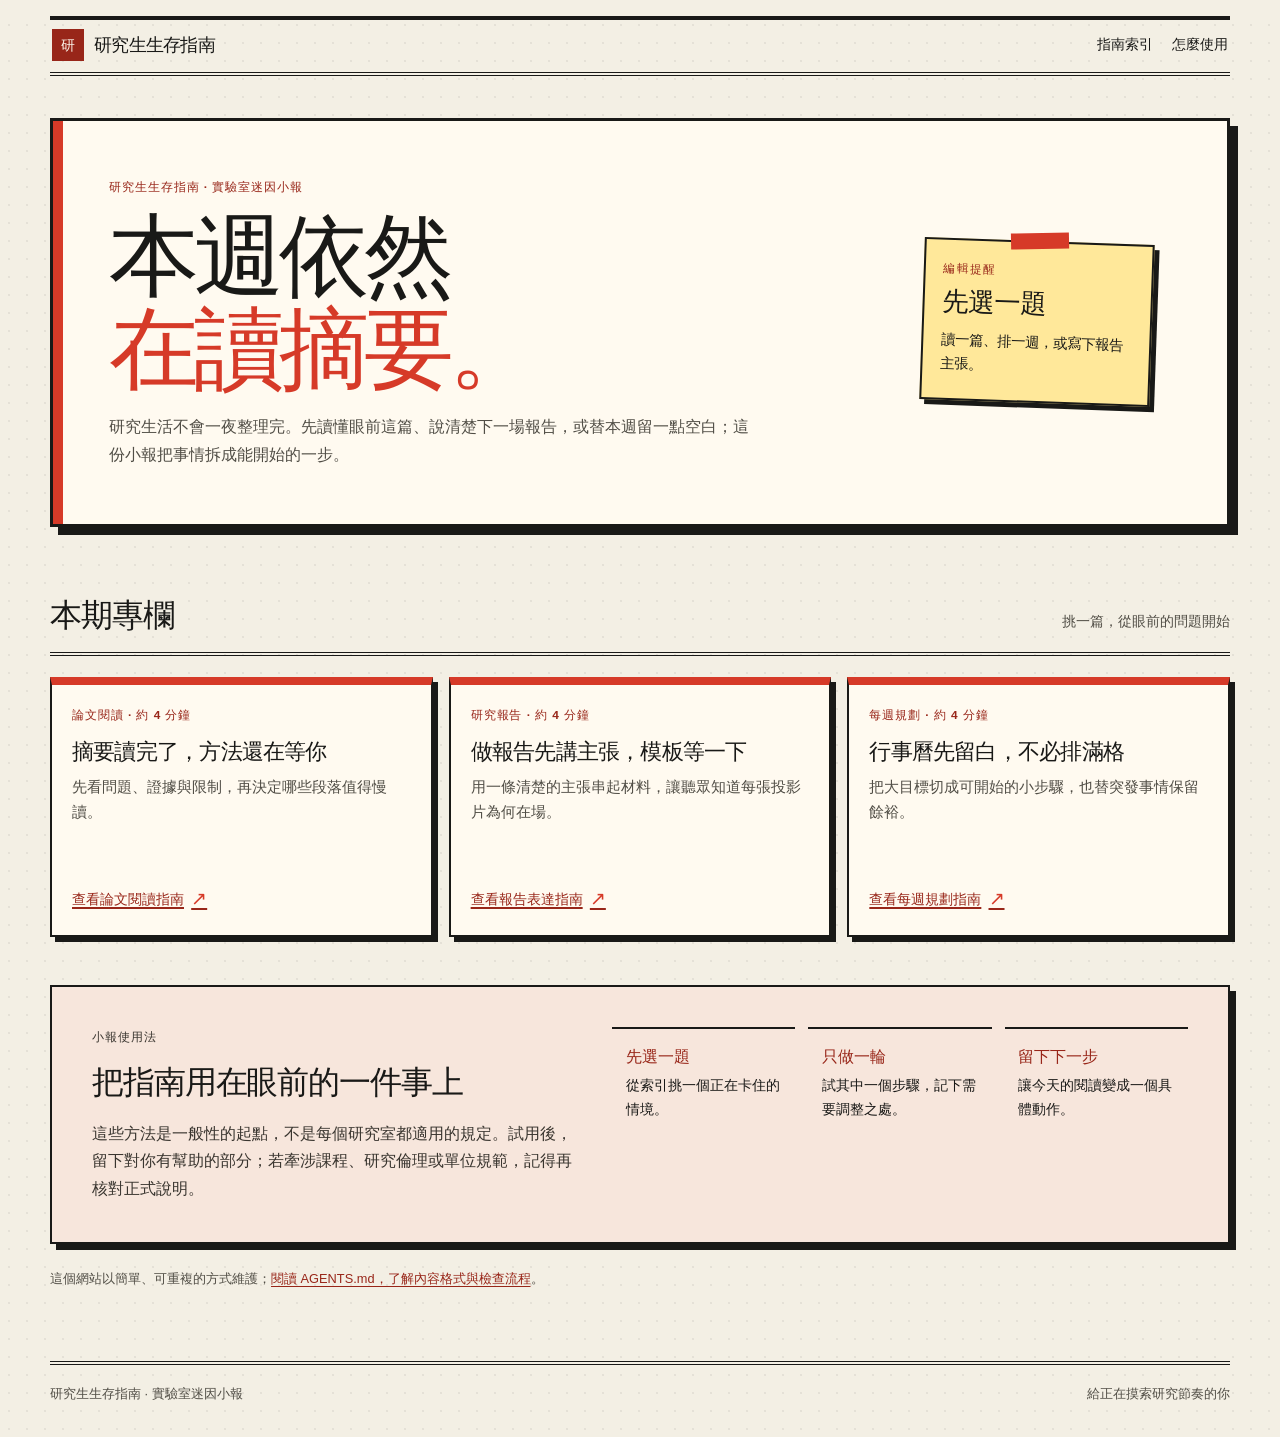
<file: index.html>
<!doctype html>
<html lang="zh-Hant">
<head>
  <meta charset="utf-8">
  <meta name="viewport" content="width=device-width, initial-scale=1">
  <meta name="theme-color" content="#f3efe4">
  <title>研究生生存指南｜實驗室迷因小報</title>
  <link rel="stylesheet" href="styles.css">
</head>
<body>
  <a class="skip-link" href="#main">跳至主要內容</a>
  <header class="site-header">
    <a class="brand" href="index.html" aria-label="研究生生存指南首頁">
      <span class="brand-mark" aria-hidden="true">研</span>
      <span>研究生生存指南</span>
    </a>
    <nav class="site-nav" aria-label="主要導覽">
      <a href="#guides">指南索引</a>
      <a href="#how-to-use">怎麼使用</a>
    </nav>
  </header>

  <main class="page-shell" id="main">
    <section class="hero" aria-labelledby="page-title">
      <div class="hero-copy">
        <p class="eyebrow">研究生生存指南 · 實驗室迷因小報</p>
        <h1 id="page-title"><span>本週依然</span><span>在讀摘要。</span></h1>
        <p>研究生活不會一夜整理完。先讀懂眼前這篇、說清楚下一場報告，或替本週留一點空白；這份小報把事情拆成能開始的一步。</p>
      </div>
      <aside class="hero-note" aria-label="編輯提醒">
        <span>編輯提醒</span>
        <strong>先選一題</strong>
        <p>讀一篇、排一週，或寫下報告主張。</p>
      </aside>
    </section>

    <section id="guides" aria-labelledby="guides-title">
      <div class="section-heading">
        <h2 id="guides-title">本期專欄</h2>
        <p>挑一篇，從眼前的問題開始</p>
      </div>
      <div class="guide-grid">
        <article class="guide-card">
          <p class="meta">論文閱讀 · 約 4 分鐘</p>
          <h3>摘要讀完了，方法還在等你</h3>
          <p>先看問題、證據與限制，再決定哪些段落值得慢讀。</p>
          <a class="card-link" href="guides/reading-papers.html">查看論文閱讀指南 <span aria-hidden="true">↗</span></a>
        </article>
        <article class="guide-card">
          <p class="meta">研究報告 · 約 4 分鐘</p>
          <h3>做報告先講主張，模板等一下</h3>
          <p>用一條清楚的主張串起材料，讓聽眾知道每張投影片為何在場。</p>
          <a class="card-link" href="guides/presentation.html">查看報告表達指南 <span aria-hidden="true">↗</span></a>
        </article>
        <article class="guide-card">
          <p class="meta">每週規劃 · 約 4 分鐘</p>
          <h3>行事曆先留白，不必排滿格</h3>
          <p>把大目標切成可開始的小步驟，也替突發事情保留餘裕。</p>
          <a class="card-link" href="guides/weekly-planning.html">查看每週規劃指南 <span aria-hidden="true">↗</span></a>
        </article>
      </div>
    </section>

    <section class="field-note" id="how-to-use" aria-labelledby="how-title">
      <div>
        <p class="kicker">小報使用法</p>
        <h2 id="how-title">把指南用在眼前的一件事上</h2>
        <p>這些方法是一般性的起點，不是每個研究室都適用的規定。試用後，留下對你有幫助的部分；若牽涉課程、研究倫理或單位規範，記得再核對正式說明。</p>
      </div>
      <ol class="reading-steps">
        <li><strong>先選一題</strong>從索引挑一個正在卡住的情境。</li>
        <li><strong>只做一輪</strong>試其中一個步驟，記下需要調整之處。</li>
        <li><strong>留下下一步</strong>讓今天的閱讀變成一個具體動作。</li>
      </ol>
    </section>
    <p class="repeatability">這個網站以簡單、可重複的方式維護；<a href="AGENTS.md">閱讀 AGENTS.md，了解內容格式與檢查流程</a>。</p>
  </main>

  <footer class="site-footer">
    <p>研究生生存指南 · 實驗室迷因小報</p>
    <p>給正在摸索研究節奏的你</p>
  </footer>
</body>
</html>
</file>
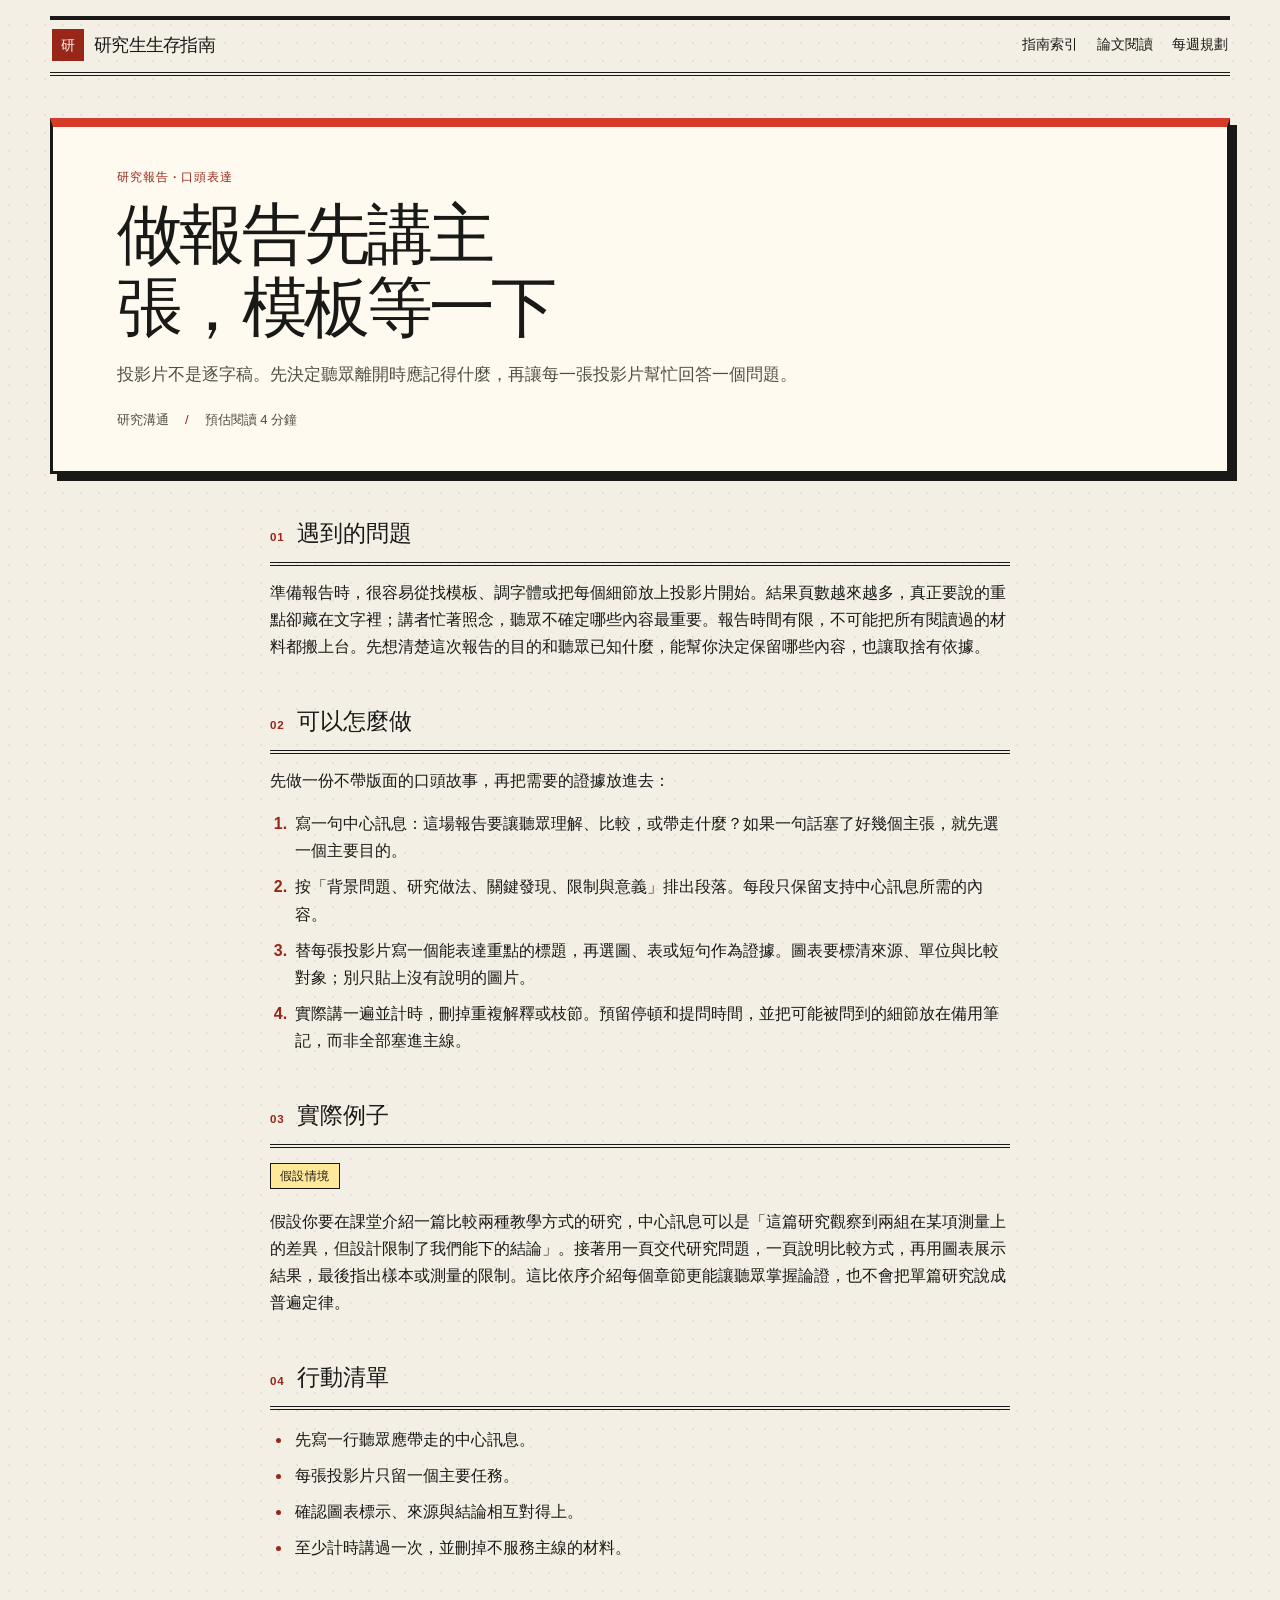
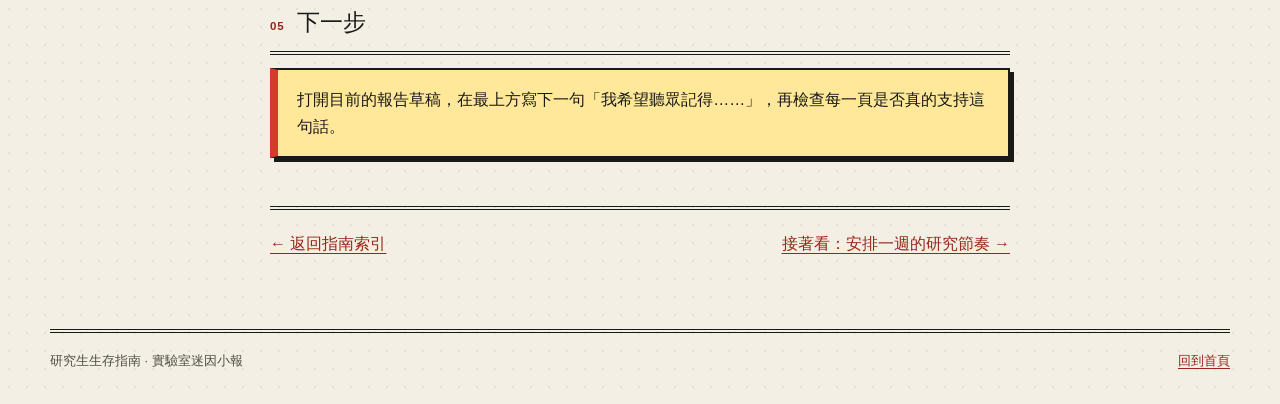
<file: guides/presentation.html>
<!doctype html>
<html lang="zh-Hant">
<head>
  <meta charset="utf-8">
  <meta name="viewport" content="width=device-width, initial-scale=1">
  <meta name="theme-color" content="#f3efe4">
  <title>做報告先講主張，模板等一下｜研究生生存指南</title>
  <link rel="stylesheet" href="../styles.css">
</head>
<body>
  <a class="skip-link" href="#main">跳至主要內容</a>
  <header class="site-header">
    <a class="brand" href="../index.html" aria-label="返回研究生生存指南首頁">
      <span class="brand-mark" aria-hidden="true">研</span>
      <span>研究生生存指南</span>
    </a>
    <nav class="site-nav" aria-label="主要導覽">
      <a href="../index.html">指南索引</a>
      <a href="reading-papers.html">論文閱讀</a>
      <a href="weekly-planning.html">每週規劃</a>
    </nav>
  </header>

  <main class="page-shell" id="main">
    <header class="article-head">
      <p class="eyebrow">研究報告 · 口頭表達</p>
      <h1>做報告先講主張，模板等一下</h1>
      <p class="dek">投影片不是逐字稿。先決定聽眾離開時應記得什麼，再讓每一張投影片幫忙回答一個問題。</p>
      <div class="article-meta"><span>研究溝通</span><span>預估閱讀 4 分鐘</span></div>
    </header>

    <article class="article-body">
      <section>
        <h2 data-step="01">遇到的問題</h2>
        <p>準備報告時，很容易從找模板、調字體或把每個細節放上投影片開始。結果頁數越來越多，真正要說的重點卻藏在文字裡；講者忙著照念，聽眾不確定哪些內容最重要。報告時間有限，不可能把所有閱讀過的材料都搬上台。先想清楚這次報告的目的和聽眾已知什麼，能幫你決定保留哪些內容，也讓取捨有依據。</p>
      </section>
      <section>
        <h2 data-step="02">可以怎麼做</h2>
        <p>先做一份不帶版面的口頭故事，再把需要的證據放進去：</p>
        <ol>
          <li>寫一句中心訊息：這場報告要讓聽眾理解、比較，或帶走什麼？如果一句話塞了好幾個主張，就先選一個主要目的。</li>
          <li>按「背景問題、研究做法、關鍵發現、限制與意義」排出段落。每段只保留支持中心訊息所需的內容。</li>
          <li>替每張投影片寫一個能表達重點的標題，再選圖、表或短句作為證據。圖表要標清來源、單位與比較對象；別只貼上沒有說明的圖片。</li>
          <li>實際講一遍並計時，刪掉重複解釋或枝節。預留停頓和提問時間，並把可能被問到的細節放在備用筆記，而非全部塞進主線。</li>
        </ol>
      </section>
      <section>
        <h2 data-step="03">實際例子</h2>
        <span class="example-label">假設情境</span>
        <p>假設你要在課堂介紹一篇比較兩種教學方式的研究，中心訊息可以是「這篇研究觀察到兩組在某項測量上的差異，但設計限制了我們能下的結論」。接著用一頁交代研究問題，一頁說明比較方式，再用圖表展示結果，最後指出樣本或測量的限制。這比依序介紹每個章節更能讓聽眾掌握論證，也不會把單篇研究說成普遍定律。</p>
      </section>
      <section>
        <h2 data-step="04">行動清單</h2>
        <ul>
          <li>先寫一行聽眾應帶走的中心訊息。</li>
          <li>每張投影片只留一個主要任務。</li>
          <li>確認圖表標示、來源與結論相互對得上。</li>
          <li>至少計時講過一次，並刪掉不服務主線的材料。</li>
        </ul>
      </section>
      <section>
        <h2 data-step="05">下一步</h2>
        <p class="next-step">打開目前的報告草稿，在最上方寫下一句「我希望聽眾記得……」，再檢查每一頁是否真的支持這句話。</p>
      </section>
      <nav class="article-end" aria-label="文章導覽">
        <a href="../index.html">← 返回指南索引</a>
        <a href="weekly-planning.html">接著看：安排一週的研究節奏 →</a>
      </nav>
    </article>
  </main>

  <footer class="site-footer">
    <p>研究生生存指南 · 實驗室迷因小報</p>
    <p><a href="../index.html">回到首頁</a></p>
  </footer>
</body>
</html>
</file>
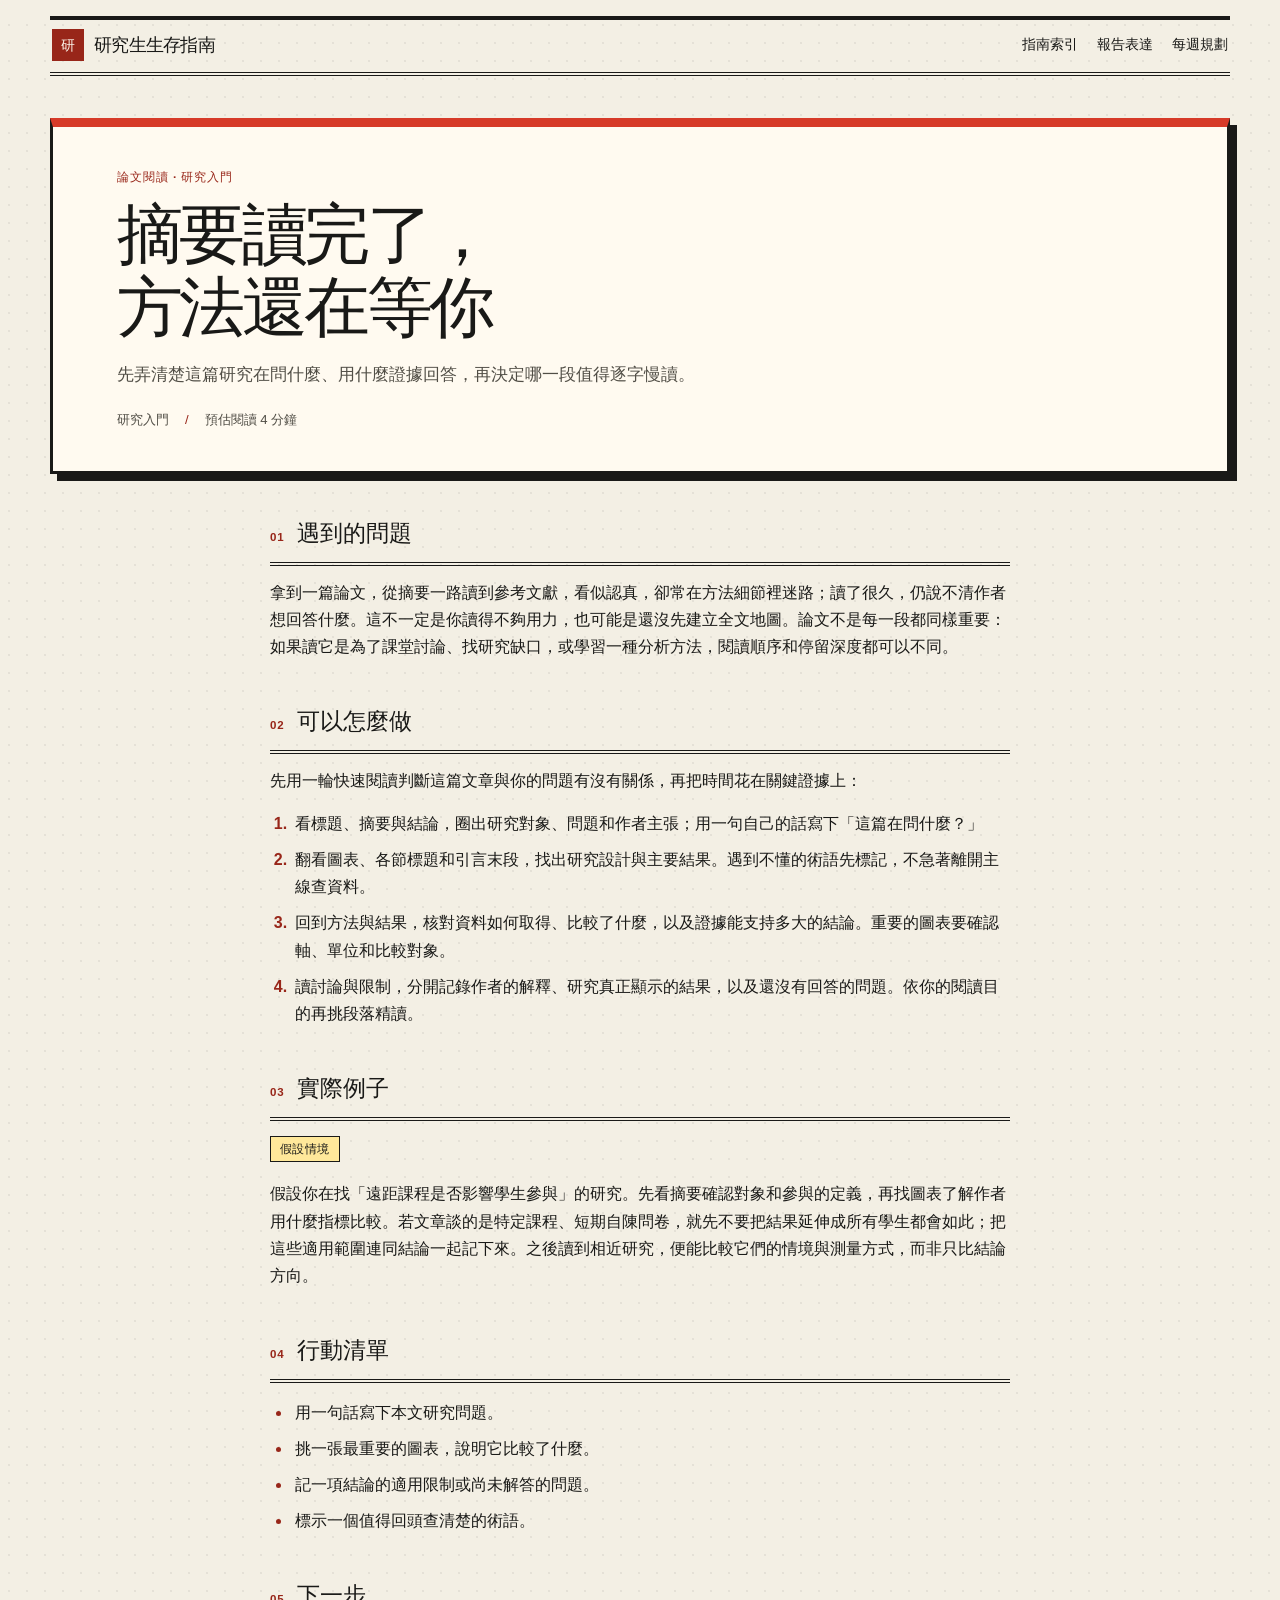
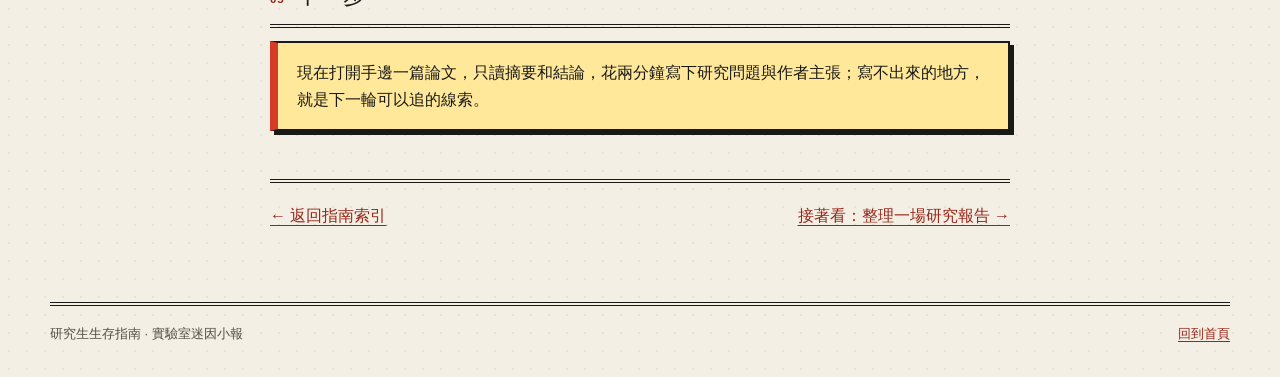
<file: guides/reading-papers.html>
<!doctype html>
<html lang="zh-Hant">
<head>
  <meta charset="utf-8">
  <meta name="viewport" content="width=device-width, initial-scale=1">
  <meta name="theme-color" content="#f3efe4">
  <title>摘要讀完了，方法還在等你｜研究生生存指南</title>
  <link rel="stylesheet" href="../styles.css">
</head>
<body>
  <a class="skip-link" href="#main">跳至主要內容</a>
  <header class="site-header">
    <a class="brand" href="../index.html" aria-label="返回研究生生存指南首頁">
      <span class="brand-mark" aria-hidden="true">研</span>
      <span>研究生生存指南</span>
    </a>
    <nav class="site-nav" aria-label="主要導覽">
      <a href="../index.html">指南索引</a>
      <a href="presentation.html">報告表達</a>
      <a href="weekly-planning.html">每週規劃</a>
    </nav>
  </header>

  <main class="page-shell" id="main">
    <header class="article-head">
      <p class="eyebrow">論文閱讀 · 研究入門</p>
      <h1>摘要讀完了，方法還在等你</h1>
      <p class="dek">先弄清楚這篇研究在問什麼、用什麼證據回答，再決定哪一段值得逐字慢讀。</p>
      <div class="article-meta"><span>研究入門</span><span>預估閱讀 4 分鐘</span></div>
    </header>

    <article class="article-body">
      <section>
        <h2 data-step="01">遇到的問題</h2>
        <p>拿到一篇論文，從摘要一路讀到參考文獻，看似認真，卻常在方法細節裡迷路；讀了很久，仍說不清作者想回答什麼。這不一定是你讀得不夠用力，也可能是還沒先建立全文地圖。論文不是每一段都同樣重要：如果讀它是為了課堂討論、找研究缺口，或學習一種分析方法，閱讀順序和停留深度都可以不同。</p>
      </section>
      <section>
        <h2 data-step="02">可以怎麼做</h2>
        <p>先用一輪快速閱讀判斷這篇文章與你的問題有沒有關係，再把時間花在關鍵證據上：</p>
        <ol>
          <li>看標題、摘要與結論，圈出研究對象、問題和作者主張；用一句自己的話寫下「這篇在問什麼？」</li>
          <li>翻看圖表、各節標題和引言末段，找出研究設計與主要結果。遇到不懂的術語先標記，不急著離開主線查資料。</li>
          <li>回到方法與結果，核對資料如何取得、比較了什麼，以及證據能支持多大的結論。重要的圖表要確認軸、單位和比較對象。</li>
          <li>讀討論與限制，分開記錄作者的解釋、研究真正顯示的結果，以及還沒有回答的問題。依你的閱讀目的再挑段落精讀。</li>
        </ol>
      </section>
      <section>
        <h2 data-step="03">實際例子</h2>
        <span class="example-label">假設情境</span>
        <p>假設你在找「遠距課程是否影響學生參與」的研究。先看摘要確認對象和參與的定義，再找圖表了解作者用什麼指標比較。若文章談的是特定課程、短期自陳問卷，就先不要把結果延伸成所有學生都會如此；把這些適用範圍連同結論一起記下來。之後讀到相近研究，便能比較它們的情境與測量方式，而非只比結論方向。</p>
      </section>
      <section>
        <h2 data-step="04">行動清單</h2>
        <ul>
          <li>用一句話寫下本文研究問題。</li>
          <li>挑一張最重要的圖表，說明它比較了什麼。</li>
          <li>記一項結論的適用限制或尚未解答的問題。</li>
          <li>標示一個值得回頭查清楚的術語。</li>
        </ul>
      </section>
      <section>
        <h2 data-step="05">下一步</h2>
        <p class="next-step">現在打開手邊一篇論文，只讀摘要和結論，花兩分鐘寫下研究問題與作者主張；寫不出來的地方，就是下一輪可以追的線索。</p>
      </section>
      <nav class="article-end" aria-label="文章導覽">
        <a href="../index.html">← 返回指南索引</a>
        <a href="presentation.html">接著看：整理一場研究報告 →</a>
      </nav>
    </article>
  </main>

  <footer class="site-footer">
    <p>研究生生存指南 · 實驗室迷因小報</p>
    <p><a href="../index.html">回到首頁</a></p>
  </footer>
</body>
</html>
</file>
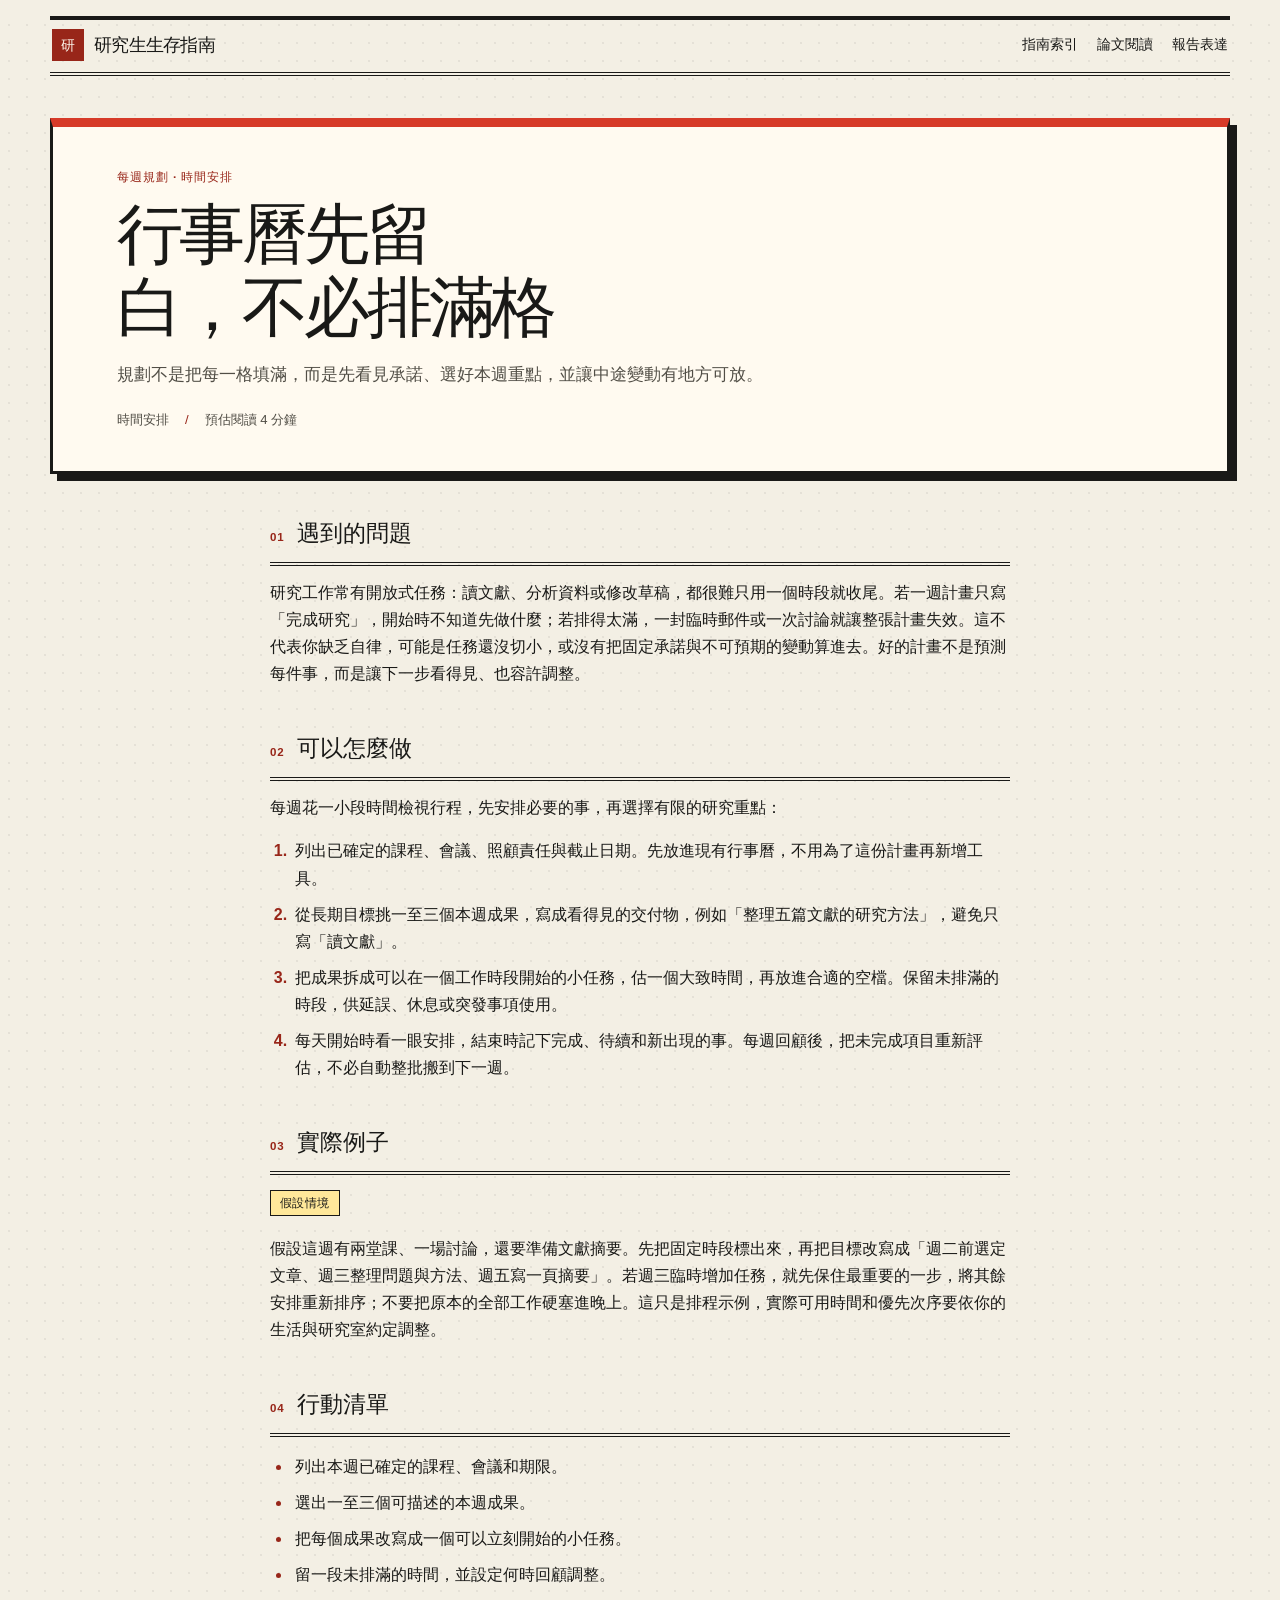
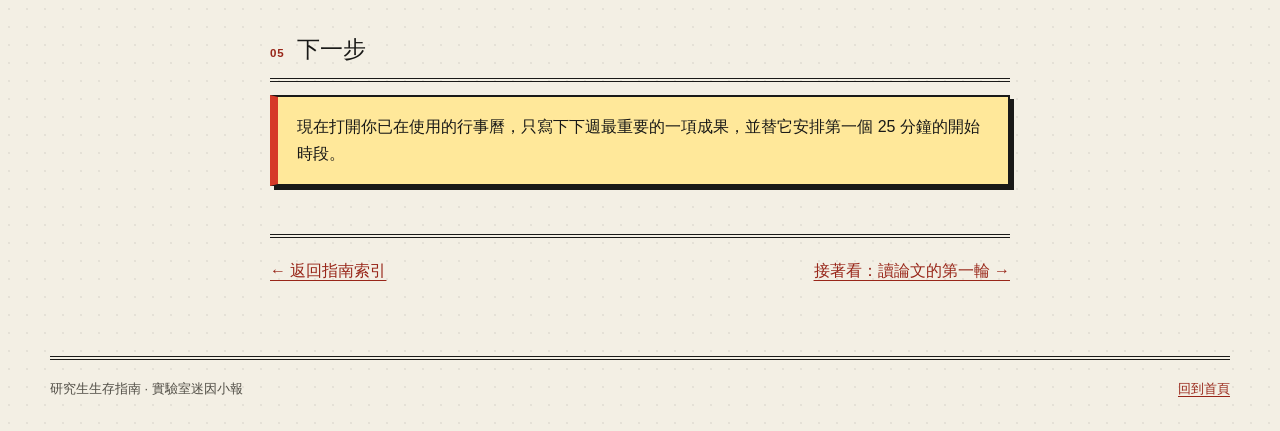
<file: guides/weekly-planning.html>
<!doctype html>
<html lang="zh-Hant">
<head>
  <meta charset="utf-8">
  <meta name="viewport" content="width=device-width, initial-scale=1">
  <meta name="theme-color" content="#f3efe4">
  <title>行事曆先留白，不必排滿格｜研究生生存指南</title>
  <link rel="stylesheet" href="../styles.css">
</head>
<body>
  <a class="skip-link" href="#main">跳至主要內容</a>
  <header class="site-header">
    <a class="brand" href="../index.html" aria-label="返回研究生生存指南首頁">
      <span class="brand-mark" aria-hidden="true">研</span>
      <span>研究生生存指南</span>
    </a>
    <nav class="site-nav" aria-label="主要導覽">
      <a href="../index.html">指南索引</a>
      <a href="reading-papers.html">論文閱讀</a>
      <a href="presentation.html">報告表達</a>
    </nav>
  </header>

  <main class="page-shell" id="main">
    <header class="article-head">
      <p class="eyebrow">每週規劃 · 時間安排</p>
      <h1>行事曆先留白，不必排滿格</h1>
      <p class="dek">規劃不是把每一格填滿，而是先看見承諾、選好本週重點，並讓中途變動有地方可放。</p>
      <div class="article-meta"><span>時間安排</span><span>預估閱讀 4 分鐘</span></div>
    </header>

    <article class="article-body">
      <section>
        <h2 data-step="01">遇到的問題</h2>
        <p>研究工作常有開放式任務：讀文獻、分析資料或修改草稿，都很難只用一個時段就收尾。若一週計畫只寫「完成研究」，開始時不知道先做什麼；若排得太滿，一封臨時郵件或一次討論就讓整張計畫失效。這不代表你缺乏自律，可能是任務還沒切小，或沒有把固定承諾與不可預期的變動算進去。好的計畫不是預測每件事，而是讓下一步看得見、也容許調整。</p>
      </section>
      <section>
        <h2 data-step="02">可以怎麼做</h2>
        <p>每週花一小段時間檢視行程，先安排必要的事，再選擇有限的研究重點：</p>
        <ol>
          <li>列出已確定的課程、會議、照顧責任與截止日期。先放進現有行事曆，不用為了這份計畫再新增工具。</li>
          <li>從長期目標挑一至三個本週成果，寫成看得見的交付物，例如「整理五篇文獻的研究方法」，避免只寫「讀文獻」。</li>
          <li>把成果拆成可以在一個工作時段開始的小任務，估一個大致時間，再放進合適的空檔。保留未排滿的時段，供延誤、休息或突發事項使用。</li>
          <li>每天開始時看一眼安排，結束時記下完成、待續和新出現的事。每週回顧後，把未完成項目重新評估，不必自動整批搬到下一週。</li>
        </ol>
      </section>
      <section>
        <h2 data-step="03">實際例子</h2>
        <span class="example-label">假設情境</span>
        <p>假設這週有兩堂課、一場討論，還要準備文獻摘要。先把固定時段標出來，再把目標改寫成「週二前選定文章、週三整理問題與方法、週五寫一頁摘要」。若週三臨時增加任務，就先保住最重要的一步，將其餘安排重新排序；不要把原本的全部工作硬塞進晚上。這只是排程示例，實際可用時間和優先次序要依你的生活與研究室約定調整。</p>
      </section>
      <section>
        <h2 data-step="04">行動清單</h2>
        <ul>
          <li>列出本週已確定的課程、會議和期限。</li>
          <li>選出一至三個可描述的本週成果。</li>
          <li>把每個成果改寫成一個可以立刻開始的小任務。</li>
          <li>留一段未排滿的時間，並設定何時回顧調整。</li>
        </ul>
      </section>
      <section>
        <h2 data-step="05">下一步</h2>
        <p class="next-step">現在打開你已在使用的行事曆，只寫下下週最重要的一項成果，並替它安排第一個 25 分鐘的開始時段。</p>
      </section>
      <nav class="article-end" aria-label="文章導覽">
        <a href="../index.html">← 返回指南索引</a>
        <a href="reading-papers.html">接著看：讀論文的第一輪 →</a>
      </nav>
    </article>
  </main>

  <footer class="site-footer">
    <p>研究生生存指南 · 實驗室迷因小報</p>
    <p><a href="../index.html">回到首頁</a></p>
  </footer>
</body>
</html>
</file>
<file: styles.css>
:root {
  color-scheme: light;
  --paper: #f3efe4;
  --sheet: #fffaf0;
  --ink: #191917;
  --muted: #514e46;
  --red: #d63a28;
  --red-ink: #982619;
  --yellow: #ffe89a;
  --rule: #191917;
  --sans: "Noto Sans CJK TC", "Source Han Sans TC", "Microsoft JhengHei", "PingFang TC", sans-serif;
  font-family: var(--sans);
  color: var(--ink);
  background: var(--paper);
  font-synthesis: none;
  text-rendering: optimizeLegibility;
}

* { box-sizing: border-box; }
html { scroll-behavior: smooth; }
body {
  min-width: 320px;
  margin: 0;
  background-color: var(--paper);
  background-image: radial-gradient(rgb(25 25 23 / 11%) .65px, transparent .8px);
  background-size: 18px 18px;
  line-height: 1.7;
}
a { color: var(--red-ink); text-underline-offset: .22em; text-decoration-thickness: 1px; }
a:hover { color: var(--ink); }
a:focus-visible { outline: 3px solid var(--red); outline-offset: 4px; }
.skip-link {
  position: absolute;
  z-index: 5;
  top: .75rem;
  left: .75rem;
  padding: .6rem 1rem;
  color: var(--sheet);
  background: var(--ink);
  transform: translateY(-160%);
}
.skip-link:focus { transform: translateY(0); }
.site-header, .site-footer, .page-shell { width: min(1180px, calc(100% - 40px)); margin-inline: auto; }
.site-header {
  display: flex;
  align-items: center;
  justify-content: space-between;
  gap: 1rem;
  margin-top: 1rem;
  padding: .55rem .1rem .7rem;
  border-top: 4px solid var(--ink);
  border-bottom: 4px double var(--ink);
}
.brand {
  display: inline-flex;
  align-items: center;
  gap: .65rem;
  color: var(--ink);
  font-size: 1.12rem;
  font-weight: 900;
  letter-spacing: -.04em;
  text-decoration: none;
}
.brand-mark {
  display: grid;
  width: 2rem;
  aspect-ratio: 1;
  place-items: center;
  color: var(--sheet);
  background: var(--red-ink);
  font-size: .9rem;
  font-weight: 900;
}
.site-nav { display: flex; flex-wrap: wrap; gap: .55rem 1.2rem; font-size: .87rem; font-weight: 750; }
.site-nav a { color: var(--ink); text-decoration: none; }
.site-nav a:hover, .site-nav a[aria-current="page"] { color: var(--red-ink); text-decoration: underline; text-decoration-thickness: 2px; }
.page-shell { padding-block: 2.6rem 4.5rem; }
.eyebrow, .meta, .kicker {
  color: var(--red-ink);
  font-size: .74rem;
  font-weight: 850;
  letter-spacing: .08em;
}
.hero {
  position: relative;
  display: grid;
  grid-template-columns: minmax(0, 1fr) minmax(190px, .35fr);
  align-items: center;
  gap: 2rem;
  padding: clamp(1.4rem, 5vw, 3.5rem);
  overflow: hidden;
  border: 3px solid var(--ink);
  background: var(--sheet);
  box-shadow: 8px 8px 0 var(--ink);
}
.hero::before {
  position: absolute;
  inset: 0 auto 0 0;
  width: .65rem;
  background: var(--red);
  content: "";
}
.hero-copy, .hero-note { position: relative; z-index: 1; }
.hero .eyebrow { margin: 0 0 .8rem; }
.hero h1, .article-head h1 {
  max-width: 100%;
  margin: .2rem 0 1rem;
  font-size: clamp(2.35rem, 7.5vw, 5.6rem);
  font-weight: 950;
  letter-spacing: -.055em;
  line-height: 1.04;
  text-wrap: balance;
}
.hero h1 span { display: block; }
.hero h1 span:last-child { color: var(--red); }
.hero-copy > p:last-child { max-width: 40rem; margin: 0; color: var(--muted); font-size: 1.03rem; }
.hero-note {
  width: min(100%, 230px);
  justify-self: center;
  padding: 1.2rem 1.1rem 1.35rem;
  border: 2px solid var(--ink);
  background: var(--yellow);
  box-shadow: 5px 5px 0 var(--ink);
  transform: rotate(2deg);
}
.hero-note::before {
  position: absolute;
  top: -.65rem;
  left: 50%;
  width: 3.6rem;
  height: 1rem;
  background: var(--red);
  content: "";
  transform: translateX(-50%) rotate(-3deg);
}
.hero-note span { display: block; margin-bottom: .4rem; color: var(--red-ink); font-size: .72rem; font-weight: 900; letter-spacing: .12em; }
.hero-note strong { display: block; font-size: 1.65rem; font-weight: 950; line-height: 1.25; }
.hero-note p { margin: .55rem 0 0; color: var(--ink); font-size: .9rem; }
.section-heading {
  display: flex;
  align-items: baseline;
  justify-content: space-between;
  gap: 1rem;
  margin: 3.8rem 0 1.3rem;
  padding-bottom: .65rem;
  border-bottom: 4px double var(--ink);
}
.section-heading h2, .field-note h2 {
  margin: 0;
  font-size: clamp(1.4rem, 3vw, 2rem);
  font-weight: 900;
  letter-spacing: -.035em;
}
.section-heading p { margin: 0; color: var(--muted); font-size: .85rem; }
.guide-grid { display: grid; grid-template-columns: repeat(3, minmax(0, 1fr)); gap: 1rem; }
.guide-card {
  display: flex;
  min-height: 260px;
  flex-direction: column;
  padding: 1.25rem;
  border: 2px solid var(--ink);
  border-top: 8px solid var(--red);
  background: var(--sheet);
  box-shadow: 5px 5px 0 var(--ink);
  transition: transform 160ms ease, box-shadow 160ms ease;
}
.guide-card:hover { box-shadow: 8px 8px 0 var(--ink); transform: translate(-2px, -2px); }
.guide-card .meta { margin: 0; color: var(--red-ink); }
.guide-card h3 { margin: .7rem 0 .55rem; font-size: 1.38rem; font-weight: 900; letter-spacing: -.035em; line-height: 1.35; text-wrap: balance; }
.guide-card > p:not(.meta) { margin: 0 0 1.2rem; color: var(--muted); font-size: .92rem; }
.card-link { display: inline-flex; align-items: center; gap: .45rem; margin-top: auto; font-size: .9rem; font-weight: 850; text-decoration-thickness: 2px; }
.card-link span { color: var(--red); font-size: 1.2rem; }
.field-note {
  display: grid;
  grid-template-columns: 1fr 1.2fr;
  gap: 2.5rem;
  margin-top: 3rem;
  padding: clamp(1.3rem, 4vw, 2.5rem);
  border: 2px solid var(--ink);
  background: #f7e6dc;
  box-shadow: 6px 6px 0 var(--ink);
}
.field-note .kicker { margin: 0 0 .45rem; }
.field-note p { margin: .7rem 0 0; color: #39352f; }
.reading-steps { display: grid; grid-template-columns: repeat(3, 1fr); gap: .8rem; margin: 0; padding: 0; list-style: none; }
.reading-steps li { padding: .85rem; border-top: 2px solid var(--ink); font-size: .87rem; }
.reading-steps strong { display: block; margin-bottom: .25rem; color: var(--red-ink); font-size: 1rem; font-weight: 900; }
.repeatability { margin: 1.5rem 0 0; color: var(--muted); font-size: .8rem; }
.article-head {
  padding: 2.5rem clamp(1.3rem, 5vw, 4rem);
  border: 3px solid var(--ink);
  border-top: 9px solid var(--red);
  background: var(--sheet);
  box-shadow: 7px 7px 0 var(--ink);
}
.article-head .eyebrow { margin: 0 0 .7rem; }
.article-head h1 { max-width: 20ch; margin-block: .3rem 1rem; font-size: clamp(2rem, 5.5vw, 4.1rem); line-height: 1.12; }
.article-head .dek { max-width: 46rem; margin: 0; color: var(--muted); font-size: 1.05rem; }
.article-meta { display: flex; flex-wrap: wrap; gap: .4rem 1rem; margin-top: 1.2rem; color: var(--muted); font-size: .82rem; }
.article-meta span + span::before { margin-right: 1rem; color: var(--red-ink); content: "/"; }
.article-body { width: min(740px, 100%); margin: 2.5rem auto 0; }
.article-body section { margin: 0 0 2.6rem; }
.article-body h2 {
  display: flex;
  align-items: baseline;
  gap: .8rem;
  margin: 0 0 .8rem;
  padding-bottom: .55rem;
  border-bottom: 4px double var(--ink);
  font-size: 1.45rem;
  font-weight: 900;
  text-wrap: balance;
}
.article-body h2::before { color: var(--red-ink); font-size: .72rem; font-weight: 900; letter-spacing: .08em; content: attr(data-step); }
.article-body p { margin: .75rem 0; }
.article-body ol, .article-body ul { padding-left: 1.35rem; }
.article-body li { margin: .55rem 0; padding-left: .2rem; }
.article-body li::marker { color: var(--red-ink); font-weight: 900; }
.example-label { display: inline-block; margin-bottom: .4rem; padding: .1rem .55rem; border: 1px solid var(--ink); background: var(--yellow); color: var(--ink); font-size: .77rem; font-weight: 850; letter-spacing: .04em; }
.next-step { padding: 1rem 1.2rem; border: 2px solid var(--ink); border-left: 8px solid var(--red); background: var(--yellow); box-shadow: 4px 4px 0 var(--ink); }
.article-end { display: flex; flex-wrap: wrap; justify-content: space-between; gap: 1rem; margin-top: 3rem; padding-top: 1.2rem; border-top: 4px double var(--ink); }
.article-end a { font-weight: 850; }
.site-footer { display: flex; justify-content: space-between; gap: 1rem; padding: 1.1rem 0 2rem; border-top: 4px double var(--ink); color: var(--muted); font-size: .8rem; }
.site-footer p { margin: 0; }
@media (max-width: 760px) {
  .hero { grid-template-columns: 1fr; gap: 1.8rem; }
  .hero-note { justify-self: start; margin-left: .2rem; }
  .guide-grid { grid-template-columns: 1fr; gap: 1.1rem; }
  .guide-card { min-height: 0; }
  .field-note { grid-template-columns: 1fr; gap: 1rem; }
}
@media (max-width: 480px) {
  .site-header, .site-footer, .page-shell { width: min(100% - 28px, 1180px); }
  .site-header { align-items: flex-start; flex-direction: column; gap: .45rem; }
  .site-nav { gap: .45rem 1rem; }
  .page-shell { padding-block: 1.7rem 3rem; }
  .hero { padding: 1.4rem 1.05rem 1.5rem 1.4rem; }
  .hero h1 { font-size: clamp(2.25rem, 9vw, 3rem); }
  .section-heading { align-items: flex-start; flex-direction: column; gap: .2rem; margin-top: 2.8rem; }
  .reading-steps { grid-template-columns: 1fr; gap: .2rem; }
  .reading-steps li { padding: .65rem 0; }
  .article-head { padding: 1.45rem 1.1rem; }
  .article-head h1 { font-size: clamp(1.9rem, 8vw, 2.6rem); }
  .article-body { margin-top: 1.8rem; }
  .site-footer { flex-direction: column; }
}
@media (prefers-reduced-motion: reduce) {
  html { scroll-behavior: auto; }
  *, *::before, *::after { transition-duration: .01ms !important; animation-duration: .01ms !important; animation-iteration-count: 1 !important; }
}
</file>
